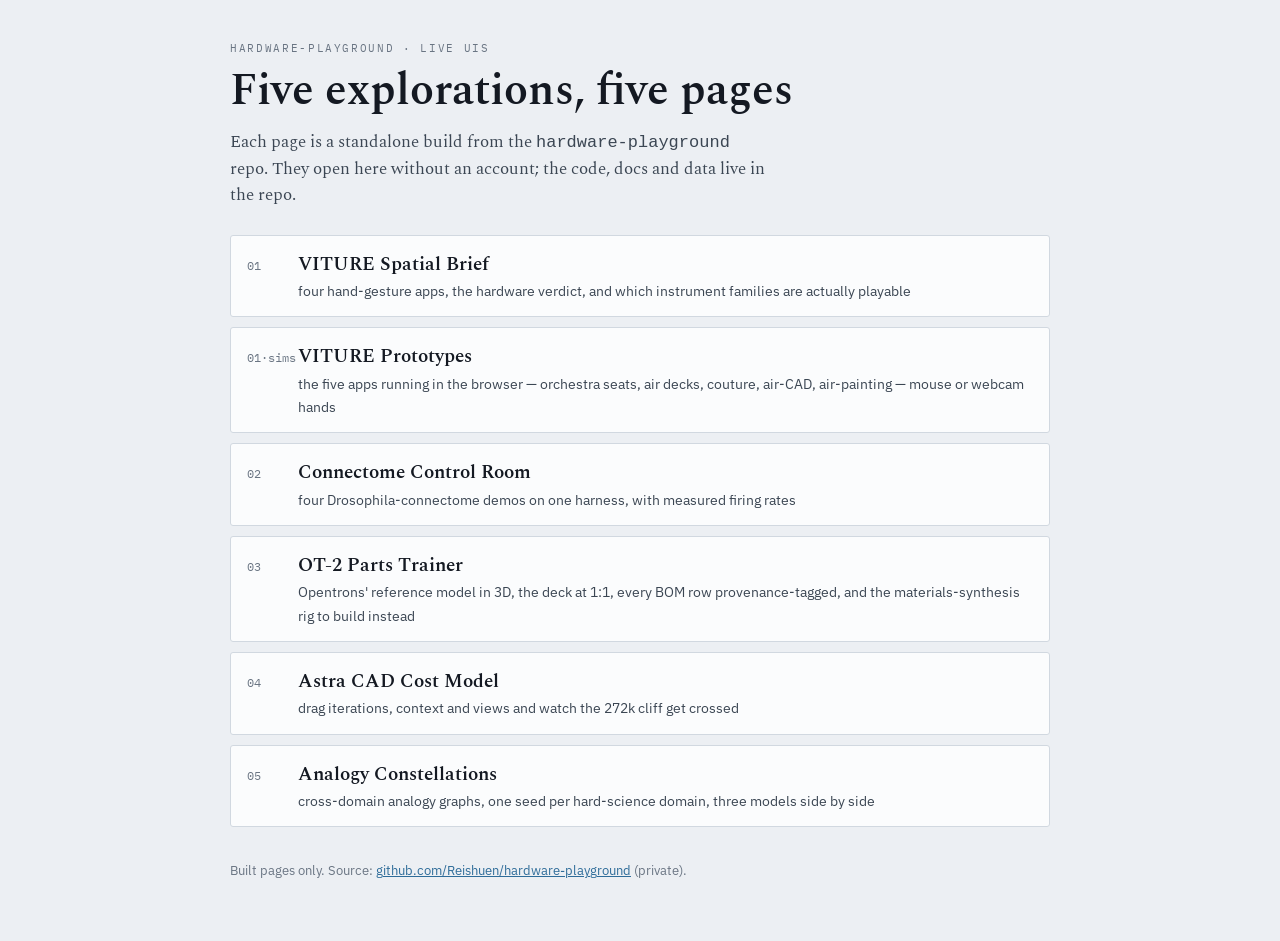
<file: index.html>
<!doctype html><html lang="en"><head><meta charset="utf-8"><meta name="viewport" content="width=device-width,initial-scale=1">
<title>hardware-playground</title>
<link rel="stylesheet" href="https://fonts.googleapis.com/css2?family=Spectral:wght@400;600&family=IBM+Plex+Sans:wght@400;500;600&family=IBM+Plex+Mono:wght@400;500&display=swap">
<style>
:root{--ground:#eceff3;--surface:#fbfcfd;--ink:#141922;--ink-soft:#3b4653;--ink-mute:#6a7583;--rule:#d1d8e0;--accent:#2e6c99;
 --serif:"Spectral",Georgia,serif;--sans:"IBM Plex Sans","Helvetica Neue",Arial,sans-serif;--mono:"IBM Plex Mono",ui-monospace,Menlo,monospace}
@media (prefers-color-scheme:dark){:root{--ground:#0d1117;--surface:#161b23;--ink:#e8ecf1;--ink-soft:#b0bac6;--ink-mute:#7b8896;--rule:#2a323d;--accent:#68a8d6}}
*{box-sizing:border-box}body{margin:0;background:var(--ground);color:var(--ink);font-family:var(--sans);font-size:15px;line-height:1.55}
.wrap{max-width:860px;margin:0 auto;padding-inline:20px;padding-block:40px 60px}
.eyebrow{font-family:var(--mono);font-size:11px;letter-spacing:.15em;text-transform:uppercase;color:var(--ink-mute)}
h1{font-family:var(--serif);font-weight:600;font-size:clamp(28px,4.6vw,44px);margin:.25em 0 0;line-height:1.06}
p.lede{font-family:var(--serif);color:var(--ink-soft);max-width:60ch;margin:14px 0 26px;font-size:17px}
ol{list-style:none;padding:0;margin:0;display:grid;gap:10px}
a.card{display:grid;grid-template-columns:2.6em 1fr;gap:12px;align-items:baseline;background:var(--surface);border:1px solid var(--rule);border-radius:3px;padding:14px 16px;color:inherit;text-decoration:none}
a.card:hover{border-color:var(--accent)} a.card:focus-visible{outline:2px solid var(--accent);outline-offset:2px}
a.card .n{font-family:var(--mono);font-size:12px;color:var(--ink-mute)}
a.card b{font-family:var(--serif);font-size:19px;font-weight:600;display:block}
a.card span{color:var(--ink-soft);font-size:13.5px}
footer{margin-top:34px;font-size:12.5px;color:var(--ink-mute)} footer a{color:var(--accent)}
</style></head><body><div class="wrap">
<div class="eyebrow">hardware-playground · live UIs</div>
<h1>Five explorations, five pages</h1>
<p class="lede">Each page is a standalone build from the <code>hardware-playground</code> repo. They open here without an account; the code, docs and data live in the repo.</p>
<ol>
<li><a class="card" href="01-viture-spatial/"><span class="n">01</span><div><b>VITURE Spatial Brief</b><span>four hand-gesture apps, the hardware verdict, and which instrument families are actually playable</span></div></a></li>
<li><a class="card" href="prototypes/"><span class="n">01·sims</span><div><b>VITURE Prototypes</b><span>the five apps running in the browser — orchestra seats, air decks, couture, air-CAD, air-painting — mouse or webcam hands</span></div></a></li>
<li><a class="card" href="02-flywire-connectome/"><span class="n">02</span><div><b>Connectome Control Room</b><span>four Drosophila-connectome demos on one harness, with measured firing rates</span></div></a></li>
<li><a class="card" href="03-opentrons-replication/"><span class="n">03</span><div><b>OT-2 Parts Trainer</b><span>Opentrons' reference model in 3D, the deck at 1:1, every BOM row provenance-tagged, and the materials-synthesis rig to build instead</span></div></a></li>
<li><a class="card" href="04-astra-cad/"><span class="n">04</span><div><b>Astra CAD Cost Model</b><span>drag iterations, context and views and watch the 272k cliff get crossed</span></div></a></li>
<li><a class="card" href="05-analogy-graph/"><span class="n">05</span><div><b>Analogy Constellations</b><span>cross-domain analogy graphs, one seed per hard-science domain, three models side by side</span></div></a></li>
</ol>
<footer>Built pages only. Source: <a href="https://github.com/Reishuen/hardware-playground">github.com/Reishuen/hardware-playground</a> (private).</footer>
</div></body></html>
</file>
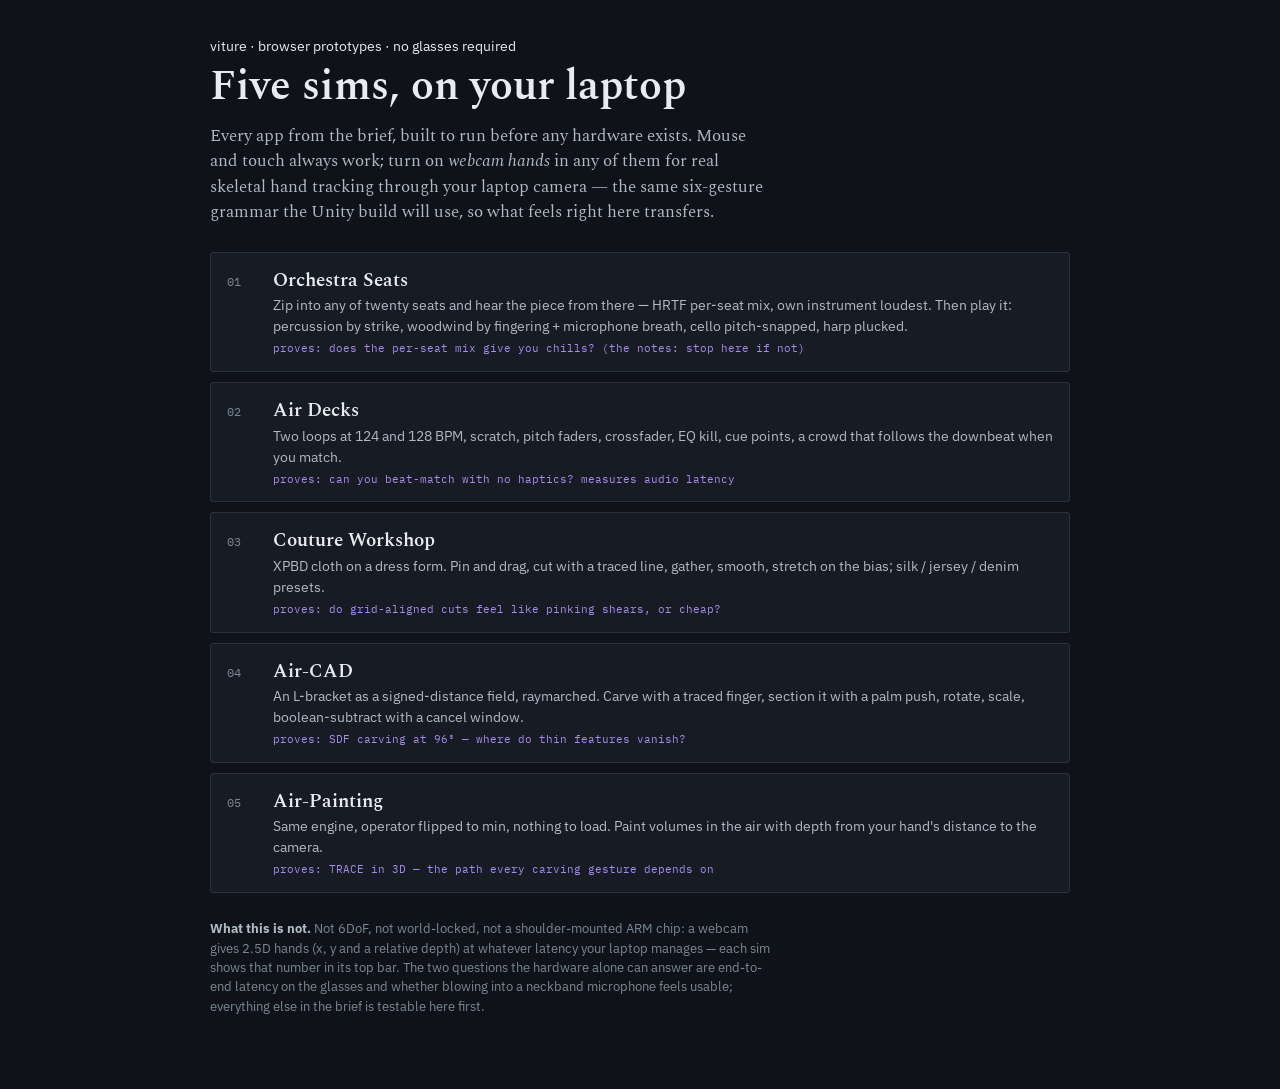
<file: prototypes/index.html>
<!doctype html><html lang="en"><head><meta charset="utf-8"><meta name="viewport" content="width=device-width,initial-scale=1">
<title>VITURE Prototypes</title>
<link rel="stylesheet" href="https://fonts.googleapis.com/css2?family=Spectral:wght@400;600&family=IBM+Plex+Sans:wght@400;500;600&family=IBM+Plex+Mono:wght@400;500&display=swap">
<link rel="stylesheet" href="shared/proto.css">
<style>
body{overflow:auto}.wrap{max-width:900px;margin:0 auto;padding-inline:20px;padding-block:36px 60px}
h1{font-family:var(--serif);font-weight:600;font-size:clamp(28px,4.5vw,42px);margin:.2em 0 0;line-height:1.06}
p.lede{font-family:var(--serif);font-size:17px;color:var(--ink-soft);max-width:62ch;margin:14px 0 26px}
ol{list-style:none;padding:0;margin:0;display:grid;gap:10px}
a.card{display:grid;grid-template-columns:2.4em 1fr;gap:12px;align-items:baseline;background:var(--surface);border:1px solid var(--rule);border-radius:3px;padding:14px 16px;color:inherit;text-decoration:none}
a.card:hover{border-color:var(--accent)} a.card .n{font-family:var(--mono);font-size:12px;color:var(--ink-mute)}
a.card b{font-family:var(--serif);font-size:19px;font-weight:600;display:block} a.card span{color:var(--ink-soft);font-size:13.5px}
a.card .q{display:block;margin-top:4px;font-family:var(--mono);font-size:10.5px;color:var(--accent)}
.note{margin-top:26px;font-size:12.5px;color:var(--ink-mute);max-width:70ch;line-height:1.55}
.note b{color:var(--ink-soft)}
</style></head><body><div class="wrap">
<div class="eyebrow">viture · browser prototypes · no glasses required</div>
<h1>Five sims, on your laptop</h1>
<p class="lede">Every app from the brief, built to run before any hardware exists. Mouse and touch always work; turn on <em>webcam hands</em> in any of them for real skeletal hand tracking through your laptop camera — the same six-gesture grammar the Unity build will use, so what feels right here transfers.</p>
<ol>
<li><a class="card" href="orchestra/"><span class="n">01</span><div><b>Orchestra Seats</b><span>Zip into any of twenty seats and hear the piece from there — HRTF per-seat mix, own instrument loudest. Then play it: percussion by strike, woodwind by fingering + microphone breath, cello pitch-snapped, harp plucked.</span><span class="q">proves: does the per-seat mix give you chills? (the notes: stop here if not)</span></div></a></li>
<li><a class="card" href="dj-deck/"><span class="n">02</span><div><b>Air Decks</b><span>Two loops at 124 and 128 BPM, scratch, pitch faders, crossfader, EQ kill, cue points, a crowd that follows the downbeat when you match.</span><span class="q">proves: can you beat-match with no haptics? measures audio latency</span></div></a></li>
<li><a class="card" href="couture/"><span class="n">03</span><div><b>Couture Workshop</b><span>XPBD cloth on a dress form. Pin and drag, cut with a traced line, gather, smooth, stretch on the bias; silk / jersey / denim presets.</span><span class="q">proves: do grid-aligned cuts feel like pinking shears, or cheap?</span></div></a></li>
<li><a class="card" href="air-cad/"><span class="n">04</span><div><b>Air-CAD</b><span>An L-bracket as a signed-distance field, raymarched. Carve with a traced finger, section it with a palm push, rotate, scale, boolean-subtract with a cancel window.</span><span class="q">proves: SDF carving at 96³ — where do thin features vanish?</span></div></a></li>
<li><a class="card" href="air-paint/"><span class="n">05</span><div><b>Air-Painting</b><span>Same engine, operator flipped to min, nothing to load. Paint volumes in the air with depth from your hand's distance to the camera.</span><span class="q">proves: TRACE in 3D — the path every carving gesture depends on</span></div></a></li>
</ol>
<p class="note"><b>What this is not.</b> Not 6DoF, not world-locked, not a shoulder-mounted ARM chip: a webcam gives 2.5D hands (x, y and a relative depth) at whatever latency your laptop manages — each sim shows that number in its top bar. The two questions the hardware alone can answer are end-to-end latency on the glasses and whether blowing into a neckband microphone feels usable; everything else in the brief is testable here first.</p>
</div></body></html>
</file>
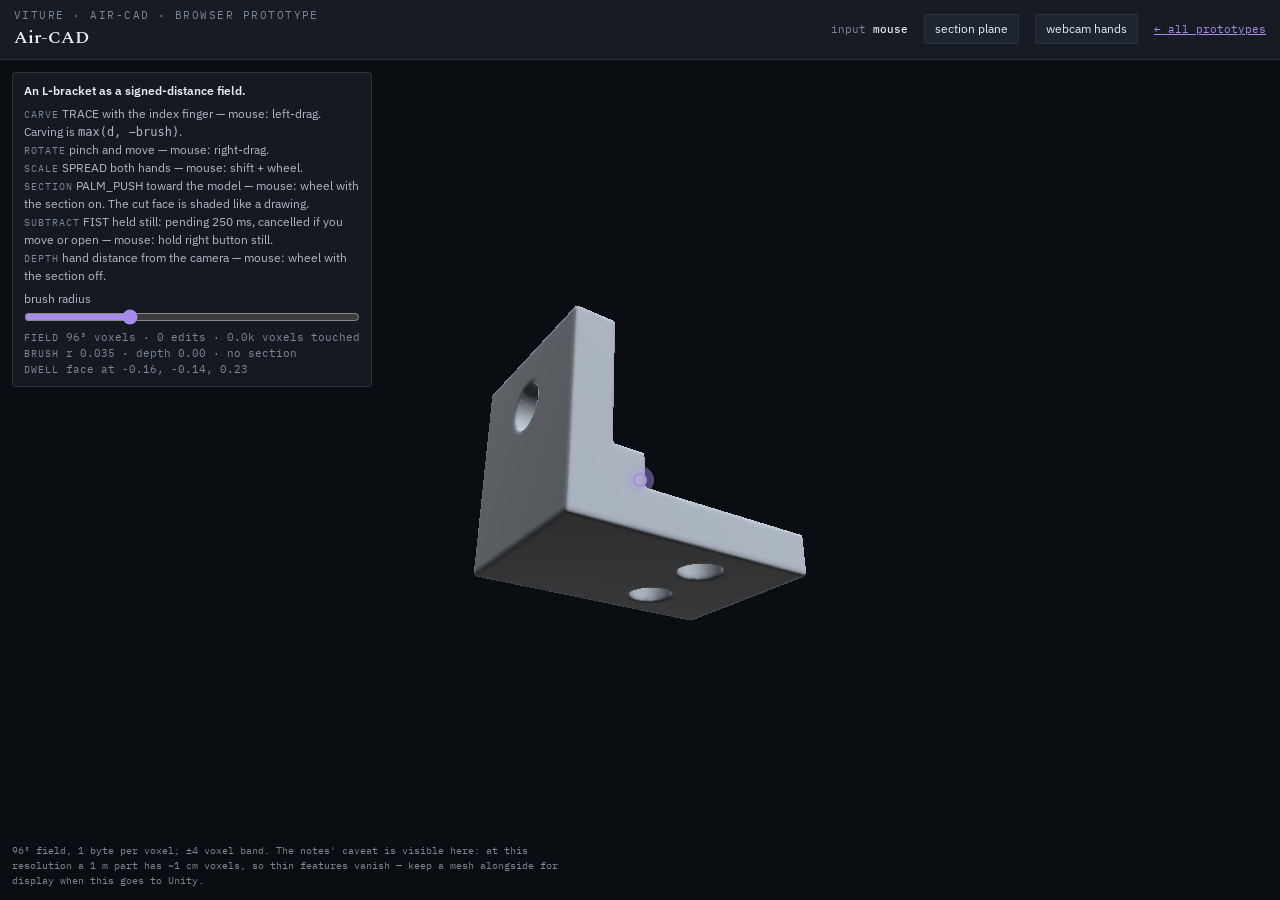
<file: prototypes/air-cad/index.html>
<!doctype html><html lang="en"><head><meta charset="utf-8"><meta name="viewport" content="width=device-width,initial-scale=1">
<title>Air-CAD</title>
<link rel="stylesheet" href="https://fonts.googleapis.com/css2?family=Spectral:wght@400;600&family=IBM+Plex+Sans:wght@400;500;600&family=IBM+Plex+Mono:wght@400;500&display=swap">
<link rel="stylesheet" href="../shared/proto.css"></head><body>
<div class="app">
  <div class="bar">
    <div><div class="eyebrow">viture · air-cad · browser prototype</div><h1>Air-CAD</h1></div>
    <div class="sp"></div>
    <span class="stat" id="latstat">input <b>mouse</b></span>
    <button id="slicebtn" aria-pressed="false">section plane</button>
    <button id="cambtn" aria-pressed="false">webcam hands</button>
    <a href="../">← all prototypes</a>
  </div>
  <div class="stage">
    <canvas id="c"></canvas>
    <div class="hud"><div class="card">
      <b>An L-bracket as a signed-distance field.</b>
      <div><span class="k">carve</span> TRACE with the index finger — mouse: left-drag. Carving is <code>max(d, −brush)</code>.<br>
      <span class="k">rotate</span> pinch and move — mouse: right-drag.<br>
      <span class="k">scale</span> SPREAD both hands — mouse: shift + wheel.<br>
      <span class="k">section</span> PALM_PUSH toward the model — mouse: wheel with the section on. The cut face is shaded like a drawing.<br>
      <span class="k">subtract</span> FIST held still: pending 250 ms, cancelled if you move or open — mouse: hold right button still.<br>
      <span class="k">depth</span> hand distance from the camera — mouse: wheel with the section off.</div>
      <label>brush radius <input type="range" id="brushr" min="0.012" max="0.09" step="0.002"></label>
      <div id="hudstat" style="font-family:var(--mono);font-size:10.5px;color:var(--ink-mute)"></div>
    </div></div>
    <div class="cursor" id="cur"></div><div class="cursor left" id="curL" hidden></div>
    <div class="cam" id="cam" hidden><span class="cl">camera</span></div>
    <div class="foot">96³ field, 1 byte per voxel; ±4 voxel band. The notes' caveat is visible here: at this resolution a 1 m part has ~1 cm voxels, so thin features vanish — keep a mesh alongside for display when this goes to Unity.</div>
  </div>
</div>
<script src="../shared/hands.js"></script><script src="../shared/sdf.js"></script><script src="../shared/sdf-app.js"></script>
<script>
window.view = runSDFApp({op:"carve", brushR:0.035, colors:{col:"#b0bac6", cut:"#d3a03a", paint:"#a78bec"},
  init:(x,y,z) => { const p=[x,y,z];
    const base = sdfBox(p, [0,-0.2,0], [0.32,0.05,0.22]);          // foot
    const wall = sdfBox(p, [-0.27,0.0,0], [0.05,0.25,0.22]);        // upright
    const fillet = sdfBox(p, [-0.2,-0.13,0], [0.06,0.06,0.22]);
    let d = Math.min(base, wall, fillet);
    d = Math.max(d, -sdfCylY(p, [0.1,-0.2,0.1], 0.055, 0.2));       // two holes through the foot
    d = Math.max(d, -sdfCylY(p, [0.1,-0.2,-0.1], 0.055, 0.2));
    d = Math.max(d, -sdfCylX(p, [-0.27,0.1,0], 0.06, 0.2));         // one through the upright
    return d; }});
</script></body></html>
</file>
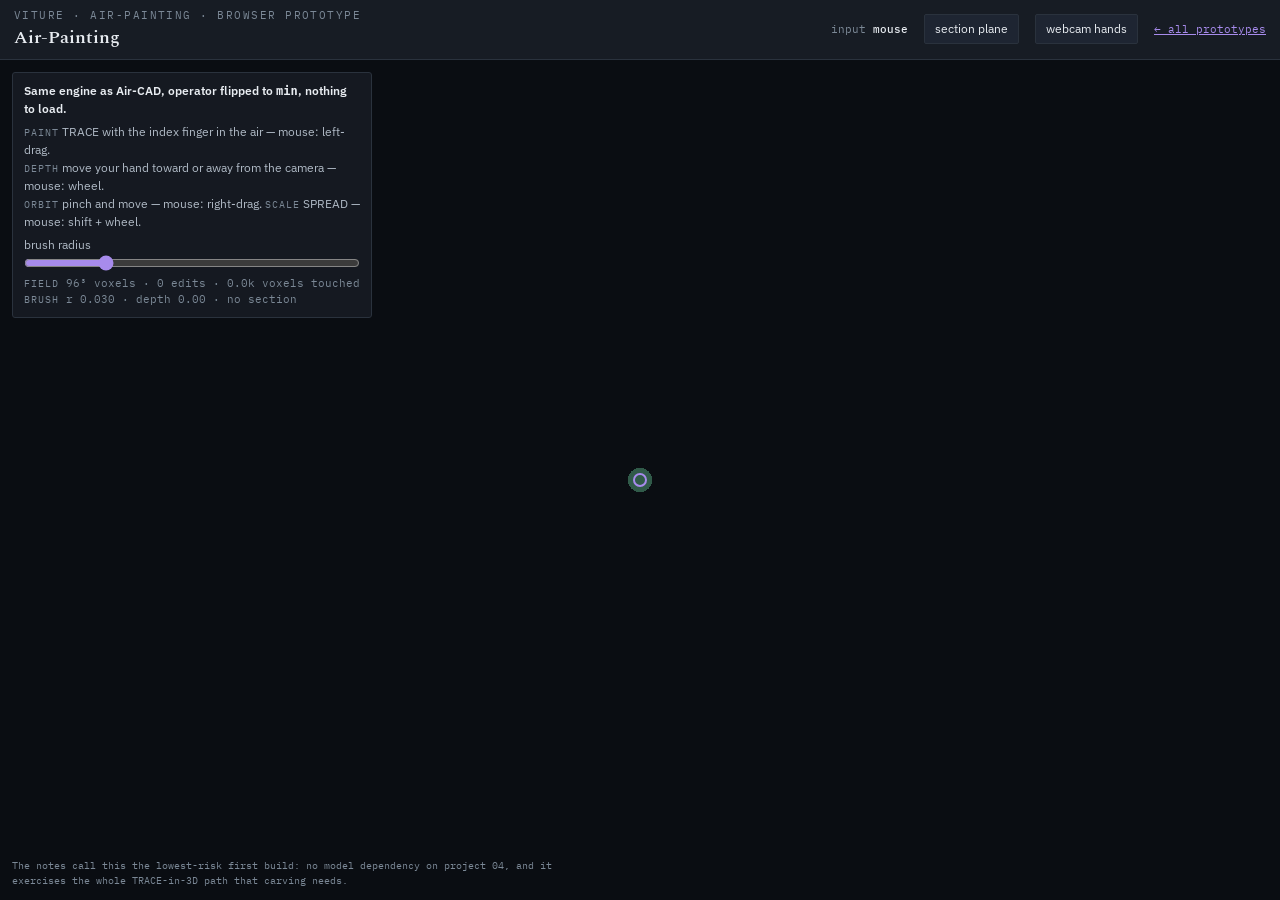
<file: prototypes/air-paint/index.html>
<!doctype html><html lang="en"><head><meta charset="utf-8"><meta name="viewport" content="width=device-width,initial-scale=1">
<title>Air-Painting</title>
<link rel="stylesheet" href="https://fonts.googleapis.com/css2?family=Spectral:wght@400;600&family=IBM+Plex+Sans:wght@400;500;600&family=IBM+Plex+Mono:wght@400;500&display=swap">
<link rel="stylesheet" href="../shared/proto.css"></head><body>
<div class="app">
  <div class="bar">
    <div><div class="eyebrow">viture · air-painting · browser prototype</div><h1>Air-Painting</h1></div>
    <div class="sp"></div>
    <span class="stat" id="latstat">input <b>mouse</b></span>
    <button id="slicebtn" aria-pressed="false">section plane</button>
    <button id="cambtn" aria-pressed="false">webcam hands</button>
    <a href="../">← all prototypes</a>
  </div>
  <div class="stage">
    <canvas id="c"></canvas>
    <div class="hud"><div class="card">
      <b>Same engine as Air-CAD, operator flipped to <code>min</code>, nothing to load.</b>
      <div><span class="k">paint</span> TRACE with the index finger in the air — mouse: left-drag.<br>
      <span class="k">depth</span> move your hand toward or away from the camera — mouse: wheel.<br>
      <span class="k">orbit</span> pinch and move — mouse: right-drag. <span class="k">scale</span> SPREAD — mouse: shift + wheel.</div>
      <label>brush radius <input type="range" id="brushr" min="0.012" max="0.09" step="0.002"></label>
      <div id="hudstat" style="font-family:var(--mono);font-size:10.5px;color:var(--ink-mute)"></div>
    </div></div>
    <div class="cursor" id="cur"></div><div class="cursor left" id="curL" hidden></div>
    <div class="cam" id="cam" hidden><span class="cl">camera</span></div>
    <div class="foot">The notes call this the lowest-risk first build: no model dependency on project 04, and it exercises the whole TRACE-in-3D path that carving needs.</div>
  </div>
</div>
<script src="../shared/hands.js"></script><script src="../shared/sdf.js"></script><script src="../shared/sdf-app.js"></script>
<script>window.view = runSDFApp({op:"add", brushR:0.03, colors:{col:"#a78bec", cut:"#d3a03a", paint:"#5fb98d"}, init:() => 4/96});</script>
</body></html>
</file>
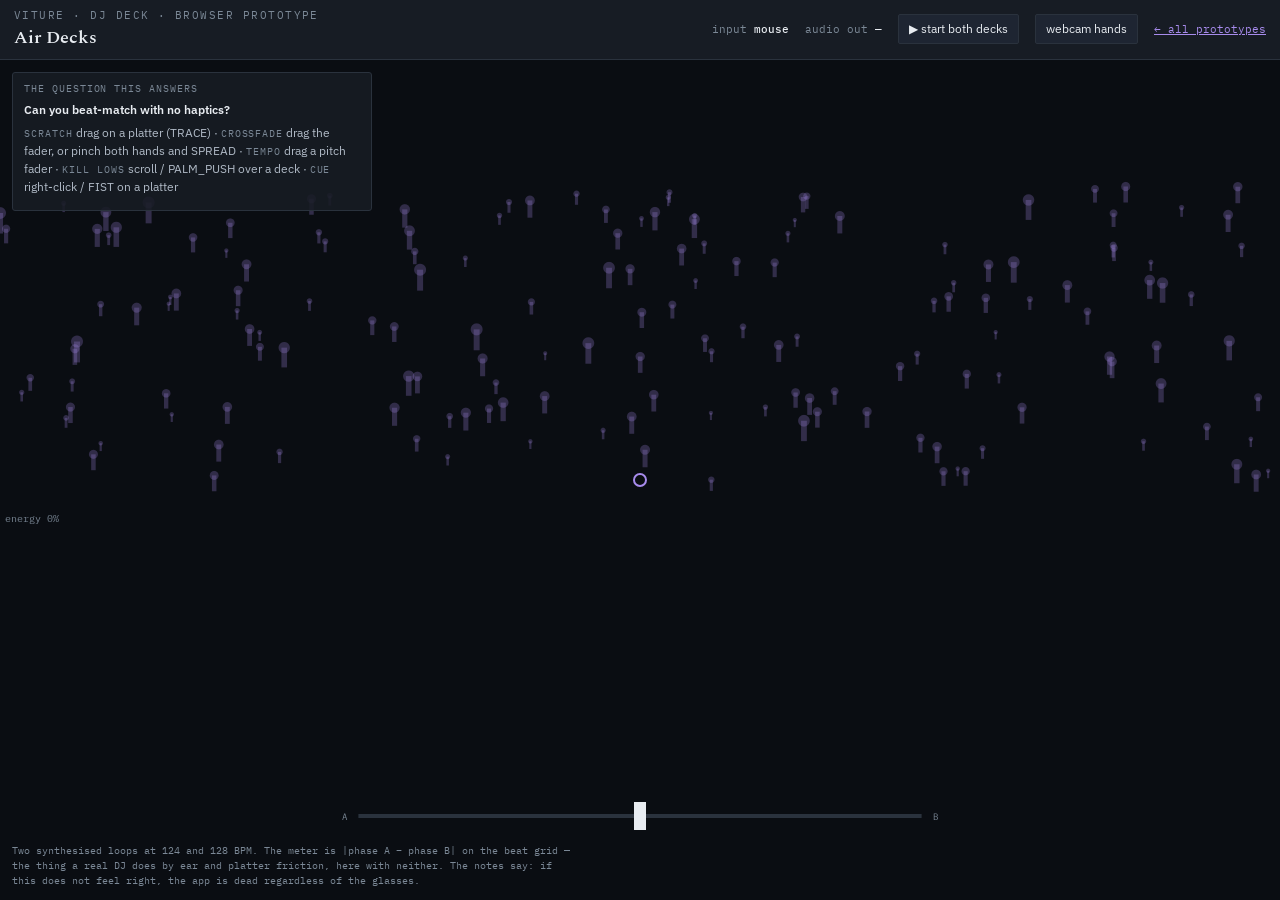
<file: prototypes/dj-deck/index.html>
<!doctype html><html lang="en"><head><meta charset="utf-8"><meta name="viewport" content="width=device-width,initial-scale=1">
<title>Air Decks</title>
<link rel="stylesheet" href="https://fonts.googleapis.com/css2?family=Spectral:wght@400;600&family=IBM+Plex+Sans:wght@400;500;600&family=IBM+Plex+Mono:wght@400;500&display=swap">
<link rel="stylesheet" href="../shared/proto.css">
<style>.stage{background:var(--sunken)}</style></head><body>
<div class="app">
  <div class="bar">
    <div><div class="eyebrow">viture · dj deck · browser prototype</div><h1>Air Decks</h1></div>
    <div class="sp"></div>
    <span class="stat" id="latstat">input <b>mouse</b></span>
    <span class="stat" id="audiolat">audio out <b>—</b></span>
    <button id="playbtn">▶ start both decks</button>
    <button id="cambtn" aria-pressed="false">webcam hands</button>
    <a href="../">← all prototypes</a>
  </div>
  <div class="stage">
    <canvas id="c"></canvas>
    <div class="hud"><div class="card">
      <div class="k">the question this answers</div><b>Can you beat-match with no haptics?</b>
      <div><span class="k">scratch</span> drag on a platter (TRACE) · <span class="k">crossfade</span> drag the fader, or pinch both hands and SPREAD · <span class="k">tempo</span> drag a pitch fader · <span class="k">kill lows</span> scroll / PALM_PUSH over a deck · <span class="k">cue</span> right-click / FIST on a platter</div>
      <div id="verdict"></div>
    </div></div>
    <div class="cursor" id="cur"></div><div class="cursor left" id="curL" hidden></div>
    <div class="cam" id="cam" hidden><span class="cl">camera</span></div>
    <div class="foot">Two synthesised loops at 124 and 128 BPM. The meter is |phase A − phase B| on the beat grid — the thing a real DJ does by ear and platter friction, here with neither. The notes say: if this does not feel right, the app is dead regardless of the glasses.</div>
  </div>
</div>
<script src="../shared/hands.js"></script>
<script>
const hands = createHands({mirror:true, bounds:document.getElementById("c")});
let AC=null, master, decks=[];
function ensureAudio(){ if (AC) return; AC=new (window.AudioContext||window.webkitAudioContext)(); master=AC.createGain(); master.gain.value=.8; master.connect(AC.destination);
  decks=[makeDeck(124,0.0,"A"), makeDeck(128,0.35,"B")]; }
/* ---- loop synthesis: 4 bars of kick / snare / hat / bass at a BPM, rendered offline ---- */
function renderLoop(bpm, flavour){
  const sr=AC.sampleRate, beat=60/bpm, len=Math.floor(sr*beat*16), b=AC.createBuffer(2,len,sr);
  for (let ch=0;ch<2;ch++){ const d=b.getChannelData(ch);
    for (let step=0;step<64;step++){ const t0=Math.floor(step*beat/4*sr);
      const kick = step%4===0, snare = step%8===4, hat = step%2===1 || (flavour>0.2 && step%4===2), bass = step%4===0 || step%8===6;
      if (kick) for(let i=0;i<sr*0.25;i++){ const k=t0+i; if(k>=len) break; const f=140*Math.exp(-i/(sr*0.04))+45; d[k]+=Math.sin(2*Math.PI*f*i/sr)*Math.exp(-i/(sr*0.11))*0.9; }
      if (snare) for(let i=0;i<sr*0.18;i++){ const k=t0+i; if(k>=len) break; d[k]+=(Math.random()*2-1)*Math.exp(-i/(sr*0.05))*0.45 + Math.sin(2*Math.PI*190*i/sr)*Math.exp(-i/(sr*0.03))*0.3; }
      if (hat) for(let i=0;i<sr*0.05;i++){ const k=t0+i; if(k>=len) break; d[k]+=(Math.random()*2-1)*Math.exp(-i/(sr*0.012))*0.22; }
      if (bass){ const note = [0,0,3,5][Math.floor(step/16)] + (flavour>0.2?-2:0); const f=55*Math.pow(2,note/12); for(let i=0;i<sr*beat*0.9;i++){ const k=t0+i; if(k>=len) break; d[k]+=(Math.sign(Math.sin(2*Math.PI*f*i/sr))*0.5+Math.sin(2*Math.PI*f*i/sr)*0.5)*Math.exp(-i/(sr*beat*0.6))*0.28; } }
    }
    for (let i=0;i<len;i++) d[i]=Math.tanh(d[i]);
  }
  return b;
}
function reverseBuffer(b){ const r=AC.createBuffer(b.numberOfChannels,b.length,b.sampleRate); for(let c=0;c<b.numberOfChannels;c++){ const s=b.getChannelData(c), d=r.getChannelData(c); for(let i=0;i<b.length;i++) d[i]=s[b.length-1-i]; } return r; }
function makeDeck(bpm, flavour, name){
  const buf=renderLoop(bpm,flavour), rev=reverseBuffer(buf);
  const low=AC.createBiquadFilter(); low.type="lowshelf"; low.frequency.value=200; const mid=AC.createBiquadFilter(); mid.type="peaking"; mid.frequency.value=1200; mid.Q.value=.8; const high=AC.createBiquadFilter(); high.type="highshelf"; high.frequency.value=6000;
  const gain=AC.createGain(); gain.gain.value=0; low.connect(mid); mid.connect(high); high.connect(gain); gain.connect(master);
  return {name,bpm,buf,rev,low,mid,high,gain,src:null,dir:1,pos:0,rate:1,pitch:0,playing:false,lowKill:0,cue:0,startT:0,startPos:0,scratching:false,lastAng:null,angVel:0};
}
function startSrc(d, pos, dir, rate){
  if (d.src){ try{ d.src.stop(); }catch(e){} d.src.disconnect(); }
  const s=AC.createBufferSource(); s.buffer = dir>0 ? d.buf : d.rev; s.loop=true; s.playbackRate.value=rate;
  const off = dir>0 ? pos : d.buf.duration-pos; s.connect(d.low); s.start(0, ((off%d.buf.duration)+d.buf.duration)%d.buf.duration);
  d.src=s; d.dir=dir; d.rate=rate; d.startT=AC.currentTime; d.startPos=pos; d.playing=true;
}
function deckPos(d){ if(!d.playing) return d.pos; const p = d.startPos + d.dir*d.rate*(AC.currentTime-d.startT); return ((p%d.buf.duration)+d.buf.duration)%d.buf.duration; }
function setRate(d, rate){ if(!d.playing) return; const dir = rate<0?-1:1; const r=Math.max(0.02,Math.abs(rate)); if (dir!==d.dir){ startSrc(d, deckPos(d), dir, r); } else { d.startPos=deckPos(d); d.startT=AC.currentTime; d.rate=r; d.src.playbackRate.setTargetAtTime(r, AC.currentTime, 0.01); } }
let xfade=0.5, running=false;
document.getElementById("playbtn").addEventListener("click", () => { ensureAudio(); if (AC.state==="suspended") AC.resume(); if(!running){ decks.forEach(d=>startSrc(d,0,1,1)); running=true; document.getElementById("playbtn").textContent="■ stop"; } else { decks.forEach(d=>{ d.src&&d.src.stop(); d.playing=false; }); running=false; document.getElementById("playbtn").textContent="▶ start both decks"; } });
document.getElementById("cambtn").addEventListener("click", async () => { const ok=await hands.startCamera(); document.getElementById("cambtn").setAttribute("aria-pressed",String(ok)); if(ok){ const c=document.getElementById("cam"); c.hidden=false; c.appendChild(hands.video); hands.video.style.cssText="width:100%;height:100%;object-fit:cover;transform:scaleX(-1);opacity:.85"; } });

/* ---- layout + interaction ---------------------------------------------------------- */
const cv=document.getElementById("c"), g=cv.getContext("2d");
let crowd=[]; for(let i=0;i<160;i++) crowd.push({x:Math.random(),y:0.15+Math.random()*0.35,ph:Math.random()*7,sz:0.5+Math.random()});
let energy=0, grabbed=null;
function geom(W,H){ const r=Math.min(W*0.16,H*0.3); return {r, A:[W*0.25,H*0.66], B:[W*0.75,H*0.66], xf:[W*0.5, H*0.9, W*0.22], pA:[W*0.25+r+28, H*0.66-r, H*0.66+r], pB:[W*0.75-r-28, H*0.66-r, H*0.66+r]}; }
function frame(now){
  const W=cv.clientWidth|0, H=cv.clientHeight|0; if(cv.width!==W*2){ cv.width=W*2; cv.height=H*2; } g.setTransform(2,0,0,2,0,0);
  g.fillStyle="#0a0d12"; g.fillRect(0,0,W,H);
  const st=hands.state, R=st.right, L=st.left, G=geom(W,H);
  const cur=document.getElementById("cur"); cur.style.left=(R.indexTip[0]*W)+"px"; cur.style.top=(R.indexTip[1]*H)+"px"; cur.classList.toggle("pinch",R.pinch>0.7); cur.hidden=!R.present;
  const cL=document.getElementById("curL"); cL.hidden=!L.present; if(L.present){ cL.style.left=(L.indexTip[0]*W)+"px"; cL.style.top=(L.indexTip[1]*H)+"px"; cL.classList.toggle("pinch",L.pinch>0.7); }
  document.getElementById("latstat").innerHTML = st.source==="camera" ? `input <b>webcam · ${(st.latencyMs||0).toFixed(0)} ms</b>` : `input <b>mouse</b>`;
  if (AC){ const ol=((AC.baseLatency||0)+(AC.outputLatency||0))*1000; const tot = ol + (st.latencyMs||0); document.getElementById("audiolat").innerHTML=`audio out <b>${ol.toFixed(0)} ms</b> · end-to-end <b>${tot.toFixed(0)} ms</b>`; document.getElementById("audiolat").className="stat "+(tot<50?"ok":"crit"); }
  // --- crowd ---
  const beatA = decks[0] ? (deckPos(decks[0])/(60/decks[0].bpm))%1 : 0;
  const bob = running ? Math.pow(1-beatA,3) : 0;
  for (const c of crowd){ const x=c.x*W, y=c.y*H - bob*energy*14*c.sz; g.fillStyle=`rgba(167,139,236,${0.25+0.5*energy})`; g.beginPath(); g.arc(x,y,4*c.sz,0,7); g.fill(); g.fillRect(x-2*c.sz,y,4*c.sz,14*c.sz); }
  g.fillStyle="#7b8896"; g.font="10px IBM Plex Mono"; g.fillText(`crowd energy ${(energy*100).toFixed(0)}%`, 14, H*0.55);
  // --- decks ---
  const hs=[R,L].filter(h=>h.present);
  for (const [i,d] of decks.entries()){
    const [cx,cy]=i?G.B:G.A, r=G.r; const pos = running?deckPos(d):0; const ang = pos/d.buf.duration*Math.PI*2*8;
    g.fillStyle="#171c24"; g.strokeStyle="#2a323d"; g.lineWidth=2; g.beginPath(); g.arc(cx,cy,r,0,7); g.fill(); g.stroke();
    g.strokeStyle="#a78bec"; g.lineWidth=3; g.beginPath(); g.moveTo(cx,cy); g.lineTo(cx+Math.cos(ang)*r*0.9, cy+Math.sin(ang)*r*0.9); g.stroke();
    g.fillStyle="#e8ecf1"; g.font="600 13px IBM Plex Sans"; g.textAlign="center"; g.fillText(`deck ${d.name}`, cx, cy-r-26); g.font="11px IBM Plex Mono"; g.fillStyle="#7b8896"; g.fillText(`${(d.bpm*(1+d.pitch)).toFixed(1)} bpm · ${d.lowKill?"LOWS KILLED":"eq flat"}`, cx, cy-r-10);
    // scratch: any hand tracing over the platter
    let scratched=false;
    for (const h of hs){ const hx=h.indexTip[0]*W, hy=h.indexTip[1]*H; const inside=Math.hypot(hx-cx,hy-cy)<r*1.05;
      const engaged = st.source==="camera" ? (inside && h.trace) : (inside && h.pinch>0.7);
      if (engaged && running){ const a=Math.atan2(hy-cy,hx-cx); if (h._lastAng!=null){ let da=a-h._lastAng; da=Math.atan2(Math.sin(da),Math.cos(da)); const dt=Math.max(1e-3,(now-h._lastT)/1000); const nominal = Math.PI*2*8/d.buf.duration; d.angVel = d.angVel*0.5 + (da/dt)*0.5; setRate(d, Math.max(-3,Math.min(3,d.angVel/nominal))); } h._lastAng=a; h._lastT=now; scratched=true; d.scratching=true; }
      // cue: fist / right click on platter
      if (inside && h.fist && !h._fistWas && running){ d.cue = deckPos(d); } if (inside && !h.fist && h._fistWas && running && Math.abs(deckPos(d)-d.cue)>0.05){ startSrc(d, d.cue, 1, 1+d.pitch); } h._fistWas = h.fist;
      // low kill: palm push over the deck
      if (inside && h.palmPush>0.8){ d.lowKill=1; d.low.gain.setTargetAtTime(-30,AC.currentTime,0.02); } else if (inside && d.lowKill && h.palmPush<0.05 && !h.fist && !engaged){ d.lowKill=0; d.low.gain.setTargetAtTime(0,AC.currentTime,0.05); }
    }
    if (!scratched && d.scratching && running){ d.scratching=false; setRate(d, 1+d.pitch); for(const h of hs) h._lastAng=null; }
    // pitch fader
    const [px,py0,py1]=i?G.pB:G.pA; g.strokeStyle="#2a323d"; g.lineWidth=4; g.beginPath(); g.moveTo(px,py0); g.lineTo(px,py1); g.stroke(); const fy=py0+(py1-py0)*(0.5-d.pitch/0.16); g.fillStyle="#e8ecf1"; g.fillRect(px-12,fy-5,24,10); g.fillStyle="#7b8896"; g.font="9px IBM Plex Mono"; g.fillText(`${(d.pitch*100>=0?"+":"")}${(d.pitch*100).toFixed(1)}%`, px, py1+14);
    for (const h of hs){ const hx=h.indexTip[0]*W, hy=h.indexTip[1]*H; if (h.pinch>0.7 && (grabbed===("p"+i) || (grabbed===null && Math.abs(hx-px)<18 && hy>py0-10 && hy<py1+10))){ grabbed="p"+i; d.pitch=Math.max(-0.08,Math.min(0.08,(0.5-(hy-py0)/(py1-py0))*0.16)); if(running && !d.scratching) setRate(d,1+d.pitch); } }
    // gain from crossfader
    const xg = i? Math.min(1,xfade*2) : Math.min(1,(1-xfade)*2); if (AC) d.gain.gain.setTargetAtTime(xg*0.9, AC.currentTime, 0.02);
  }
  // crossfader
  const [xc,xy,xw]=G.xf; g.strokeStyle="#2a323d"; g.lineWidth=4; g.beginPath(); g.moveTo(xc-xw,xy); g.lineTo(xc+xw,xy); g.stroke(); const kx=xc-xw+xfade*2*xw; g.fillStyle="#e8ecf1"; g.fillRect(kx-6,xy-14,12,28); g.fillStyle="#7b8896"; g.font="9px IBM Plex Mono"; g.textAlign="center"; g.fillText("A", xc-xw-14, xy+4); g.fillText("B", xc+xw+14, xy+4);
  if (st.spreading){ xfade = Math.max(0,Math.min(1, 0.5 + (st.spread-1)*0.8)); }
  for (const h of hs){ const hx=h.indexTip[0]*W, hy=h.indexTip[1]*H; if (h.pinch>0.7 && (grabbed==="xf" || (grabbed===null && Math.abs(hy-xy)<22 && hx>xc-xw-10 && hx<xc+xw+10))){ grabbed="xf"; xfade=Math.max(0,Math.min(1,(hx-(xc-xw))/(2*xw))); } }
  if (!hs.some(h=>h.pinch>0.7)) grabbed=null;
  // beat-match meter
  if (running){ const pa=deckPos(decks[0])/(60/decks[0].bpm/(1+decks[0].pitch)), pb=deckPos(decks[1])/(60/decks[1].bpm/(1+decks[1].pitch)); let dphi=(pa-pb)%1; dphi=Math.min(Math.abs(dphi),1-Math.abs(dphi)); const bpmA=decks[0].bpm*(1+decks[0].pitch), bpmB=decks[1].bpm*(1+decks[1].pitch); const dbpm=Math.abs(bpmA-bpmB);
    const match = Math.max(0, 1-dphi*2) * Math.max(0, 1-dbpm/2); energy = energy*0.95 + (0.25+0.75*match)*0.05*(Math.min(1,xfade*2)*Math.min(1,(1-xfade)*2)*2+0.4);
    g.fillStyle="#7b8896"; g.font="11px IBM Plex Mono"; g.textAlign="center"; g.fillText(`Δbpm ${dbpm.toFixed(2)}   Δphase ${(dphi*360).toFixed(0)}°   match ${(match*100).toFixed(0)}%`, W/2, H*0.36);
    g.fillStyle=match>0.8?"#5fb98d":match>0.4?"#d3a03a":"#e0776a"; g.fillRect(W/2-100, H*0.38, 200*match, 6); g.strokeStyle="#2a323d"; g.strokeRect(W/2-100,H*0.38,200,6);
    document.getElementById("verdict").innerHTML = match>0.8 ? `<b style="color:var(--ok)">matched</b> — the crowd follows the downbeat` : `<span class="k">not matched</span> — nudge the platter, trim the pitch fader`;
  } else energy*=0.98;
  requestAnimationFrame(frame);
}
requestAnimationFrame(frame);
</script></body></html>
</file>
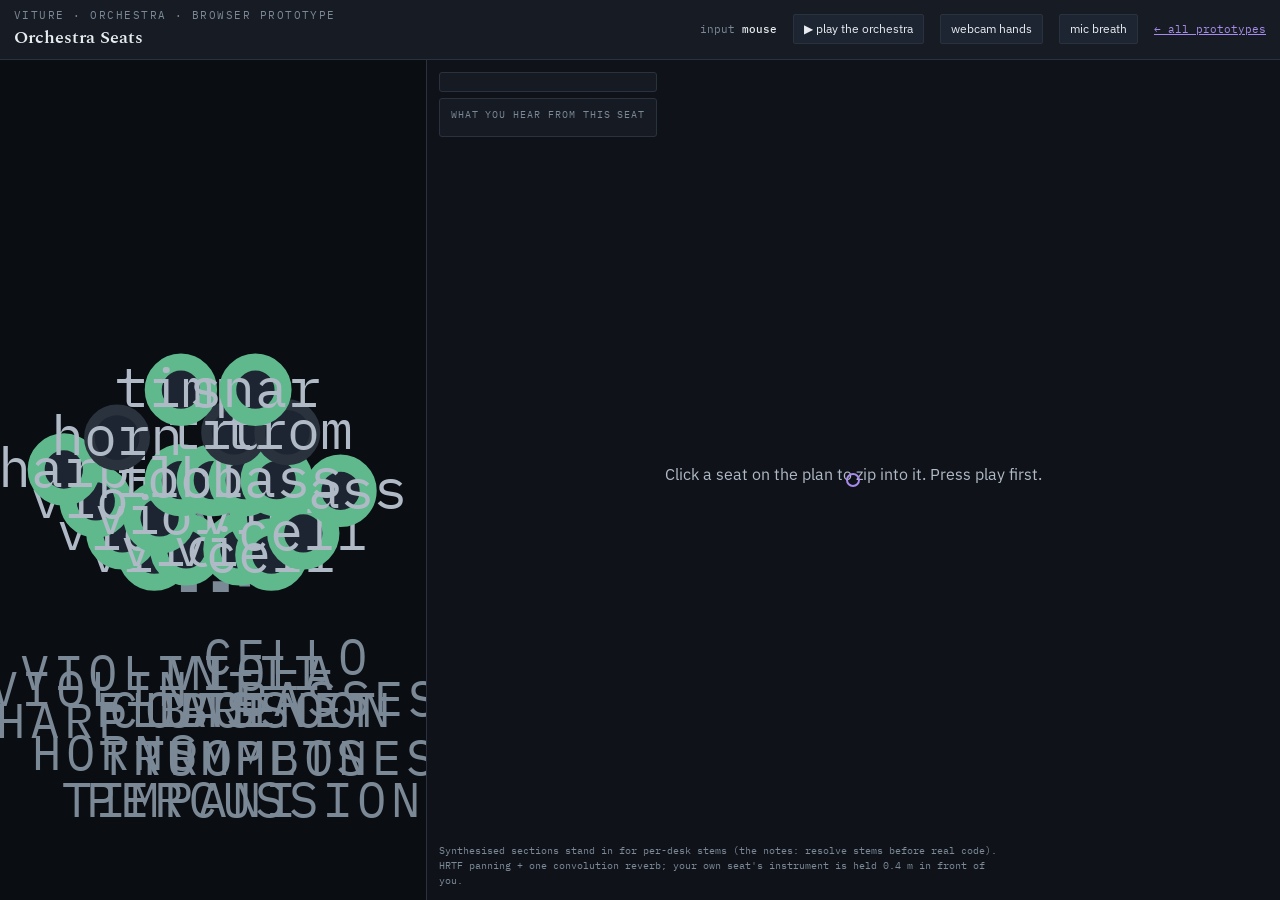
<file: prototypes/orchestra/index.html>
<!doctype html><html lang="en"><head><meta charset="utf-8"><meta name="viewport" content="width=device-width,initial-scale=1">
<title>Orchestra Seats</title>
<link rel="stylesheet" href="https://fonts.googleapis.com/css2?family=Spectral:wght@400;600&family=IBM+Plex+Sans:wght@400;500;600&family=IBM+Plex+Mono:wght@400;500&display=swap">
<link rel="stylesheet" href="../shared/proto.css">
<style>
.stage{display:grid;grid-template-columns:minmax(260px,1fr) minmax(0,2fr)}
@media (max-width:820px){.stage{grid-template-columns:1fr;grid-template-rows:42% 1fr}}
.plan{position:relative;border-right:1px solid var(--rule);background:var(--sunken)}
.plan svg{width:100%;height:100%}
.seat{cursor:pointer}
.seat circle{fill:var(--surface-2);stroke:var(--rule);stroke-width:1}
.seat:hover circle{stroke:var(--ink)}
.seat.here circle{fill:var(--accent);stroke:var(--accent)}
.seat text{font-family:var(--mono);font-size:5.2px;fill:var(--ink-soft);text-anchor:middle;pointer-events:none}
.seat.here text{fill:#000}
.seat.playing circle{stroke:var(--ok);stroke-width:1.6}
.seclabel{font-family:var(--mono);font-size:4.6px;letter-spacing:.1em;text-transform:uppercase;fill:var(--ink-mute);text-anchor:middle}
.podium{fill:none;stroke:var(--ink-mute);stroke-dasharray:1.5 1.5}
.fov{fill:var(--accent);opacity:.12}
.fp{position:relative;background:var(--ground)}
.mix{display:grid;gap:4px}
.mix .m{display:grid;grid-template-columns:78px 1fr 34px;gap:7px;align-items:center;font-size:11px}
.mix .m .n{font-family:var(--mono);font-size:10px;color:var(--ink-soft)}
.mix .m .b{height:7px;background:var(--sunken);border-radius:1px;overflow:hidden}
.mix .m .b i{display:block;height:100%;background:var(--accent)}
.mix .m .v{font-family:var(--mono);font-size:10px;color:var(--ink-mute);text-align:right}
.mix .m.own .b i{background:var(--ok)} .mix .m.own .n{color:var(--ok)}
</style></head><body>
<div class="app">
  <div class="bar">
    <div><div class="eyebrow">viture · orchestra · browser prototype</div><h1 id="title">Orchestra Seats</h1></div>
    <div class="sp"></div>
    <span class="stat" id="seatstat"></span>
    <span class="stat" id="latstat">input <b>mouse</b></span>
    <button id="playbtn">▶ play the orchestra</button>
    <button id="cambtn" aria-pressed="false">webcam hands</button>
    <button id="micbtn" aria-pressed="false">mic breath</button>
    <a href="../">← all prototypes</a>
  </div>
  <div class="stage">
    <div class="plan"><svg id="plan" viewBox="-60 -8 120 96" aria-label="Seating plan; click a seat to teleport"></svg></div>
    <div class="fp">
      <canvas id="view"></canvas>
      <div class="hud"><div class="card" id="mode"></div><div class="card"><div class="k">what you hear from this seat</div><div class="mix" id="mix"></div></div></div>
      <div class="cursor" id="cur"></div><div class="cursor left" id="curL" hidden></div>
      <div class="blink" id="blink"></div>
      <div class="cam" id="cam" hidden><span class="cl">camera</span></div>
      <div class="foot" id="foot"></div>
    </div>
  </div>
</div>
<script src="../shared/hands.js"></script>
<script>
/* ===================================================================================
   Seats. Positions in metres on the stage: x right, y toward the back; podium at 0,0.
   Twenty authored seats — the notes are explicit that seats are a fixed set, because
   each needs its own mix. Families decide which instrument mode the hands get.
   =================================================================================== */
const SEATS = [
  {id:"vln1a",sec:"Violin I",fam:"strings",inst:"violin",x:-5.5,y:2.0,part:"melody",oct:5},
  {id:"vln1b",sec:"Violin I",fam:"strings",inst:"violin",x:-8.5,y:4.0,part:"melody",oct:5},
  {id:"vln1c",sec:"Violin I",fam:"strings",inst:"violin",x:-11,y:7,part:"melody",oct:4},
  {id:"vln2a",sec:"Violin II",fam:"strings",inst:"violin",x:-2.5,y:2.5,part:"fifth",oct:4},
  {id:"vln2b",sec:"Violin II",fam:"strings",inst:"violin",x:-5,y:5.5,part:"fifth",oct:4},
  {id:"vlaa",sec:"Viola",fam:"strings",inst:"viola",x:2.5,y:2.5,part:"third",oct:3},
  {id:"vlab",sec:"Viola",fam:"strings",inst:"viola",x:5,y:5.5,part:"third",oct:3},
  {id:"vca",sec:"Cello",fam:"strings",inst:"cello",x:5.5,y:2.0,part:"root",oct:3},
  {id:"vcb",sec:"Cello",fam:"strings",inst:"cello",x:8.5,y:4.0,part:"root",oct:2},
  {id:"db",sec:"Basses",fam:"strings",inst:"bass",x:12,y:8,part:"root",oct:1},
  {id:"harp",sec:"Harp",fam:"strings",inst:"harp",x:-14,y:10,part:"arp",oct:4},
  {id:"fl",sec:"Flute",fam:"woodwind",inst:"flute",x:-3,y:9,part:"melody",oct:6},
  {id:"ob",sec:"Oboe",fam:"woodwind",inst:"oboe",x:0,y:9,part:"third",oct:5},
  {id:"cl",sec:"Clarinet",fam:"woodwind",inst:"clarinet",x:3,y:9,part:"fifth",oct:4},
  {id:"bn",sec:"Bassoon",fam:"woodwind",inst:"bassoon",x:6,y:9,part:"root",oct:2},
  {id:"hn",sec:"Horns",fam:"brass",inst:"horn",x:-9,y:13,part:"fifth",oct:3},
  {id:"tpt",sec:"Trumpets",fam:"brass",inst:"trumpet",x:2,y:13.5,part:"melody",oct:4},
  {id:"tbn",sec:"Trombones",fam:"brass",inst:"trombone",x:7,y:13.5,part:"root",oct:2},
  {id:"timp",sec:"Timpani",fam:"percussion",inst:"timpani",x:-3,y:17.5,part:"drum",oct:2},
  {id:"perc",sec:"Percussion",fam:"percussion",inst:"snare",x:4,y:17.5,part:"drum",oct:0},
];
const CONDUCTOR = {x:0,y:0};

/* ---- the piece: a looping 8-bar chorale in D, 72 bpm. Parts are scale degrees. ------- */
const BPM=72, BEAT=60/BPM, BAR=4*BEAT;
const KEY=62; // D4 midi
const CHORDS = [[0,4,7],[9,0,4],[5,9,0],[7,11,2], [0,4,7],[9,0,4],[5,9,0],[7,11,2]];  // I vi IV V ×2 (semitones from D)
const MELODY = [[0,2,4,5],[4,2,0,-3],[5,4,2,0],[-1,2,4,7],[7,5,4,2],[0,-3,0,2],[5,4,2,0],[2,-1,0,0]]; // per bar, quarter notes
const midiHz = m => 440*Math.pow(2,(m-69)/12);
const partNote = (seat, bar, beat) => { const ch=CHORDS[bar%8]; const base=KEY+12*(seat.oct-4);
  switch(seat.part){ case "melody": return base + MELODY[bar%8][beat]; case "root": return base+ch[0]; case "third": return base+ch[1]; case "fifth": return base+ch[2];
    case "arp": return base + ch[beat%3] + (beat===3?12:0); default: return null; } };

/* ---- audio ------------------------------------------------------------------------- */
let AC=null, master, dry, wet, conv, listenerSeat=null, sources={}, playing=false, schedTimer=null, nextBar=0, nextBarTime=0;
const TIMBRE = {
  violin:{osc:["sawtooth","sawtooth"],det:6,cut:2600,q:.7,att:.08,rel:.25,g:.16}, viola:{osc:["sawtooth","triangle"],det:5,cut:1800,q:.8,att:.09,rel:.25,g:.17},
  cello:{osc:["sawtooth","sawtooth"],det:4,cut:1200,q:.9,att:.1,rel:.3,g:.2}, bass:{osc:["sawtooth","square"],det:3,cut:500,q:1,att:.12,rel:.35,g:.22},
  harp:{osc:["triangle","sine"],det:2,cut:3000,q:.5,att:.005,rel:1.2,g:.22,pluck:true},
  flute:{osc:["sine","triangle"],det:3,cut:4000,q:.3,att:.06,rel:.2,g:.16}, oboe:{osc:["sawtooth","square"],det:2,cut:2200,q:3,att:.05,rel:.2,g:.13},
  clarinet:{osc:["square","square"],det:2,cut:1600,q:1.2,att:.06,rel:.2,g:.13}, bassoon:{osc:["sawtooth","square"],det:3,cut:900,q:1.6,att:.08,rel:.25,g:.17},
  horn:{osc:["triangle","sawtooth"],det:3,cut:1100,q:1,att:.12,rel:.3,g:.19}, trumpet:{osc:["sawtooth","sawtooth"],det:2,cut:2800,q:1.4,att:.04,rel:.2,g:.14}, trombone:{osc:["sawtooth","triangle"],det:3,cut:1300,q:1,att:.08,rel:.25,g:.18},
};
function ensureAudio(){
  if (AC) return; AC = new (window.AudioContext||window.webkitAudioContext)();
  master = AC.createGain(); master.gain.value = 0.9; master.connect(AC.destination);
  dry = AC.createGain(); dry.connect(master); wet = AC.createGain(); wet.gain.value = 0.32;
  conv = AC.createConvolver(); conv.buffer = makeIR(1.9); wet.connect(conv); conv.connect(master);
  for (const s of SEATS) sources[s.id] = makeSource(s);
  const L = AC.listener; if (L.positionX){ L.positionX.value=0; L.positionY.value=0; L.positionZ.value=0; } 
}
function makeIR(sec){ const n=Math.floor(AC.sampleRate*sec), b=AC.createBuffer(2,n,AC.sampleRate); for(let c=0;c<2;c++){ const d=b.getChannelData(c); for(let i=0;i<n;i++){ d[i]=(Math.random()*2-1)*Math.pow(1-i/n,2.6)*Math.exp(-i/(n*0.35)); } } return b; }
function makeSource(seat){
  const pan = AC.createPanner(); pan.panningModel="HRTF"; pan.distanceModel="inverse"; pan.refDistance=1; pan.rolloffFactor=1.1; pan.maxDistance=60;
  pan.positionX.value = seat.x; pan.positionY.value = 0; pan.positionZ.value = -seat.y;    // stage y (toward back) is −z in audio space
  const g = AC.createGain(); g.gain.value = 1; g.connect(pan); pan.connect(dry); pan.connect(wet);
  return {seat, pan, gain:g, voices:[]};
}
function playNote(src, midi, t, dur, vel=1){
  const T = TIMBRE[src.seat.inst]; if (!T) return;
  const f = AC.createBiquadFilter(); f.type="lowpass"; f.frequency.value=T.cut*(0.7+0.6*vel); f.Q.value=T.q;
  const env = AC.createGain(); env.gain.setValueAtTime(0,t); env.gain.linearRampToValueAtTime(T.g*vel, t+T.att); 
  if (T.pluck) env.gain.exponentialRampToValueAtTime(0.0008, t+T.rel); else { env.gain.setValueAtTime(T.g*vel, t+dur-T.rel*0.5); env.gain.linearRampToValueAtTime(0, t+dur+T.rel); }
  f.connect(env); env.connect(src.gain);
  T.osc.forEach((type,i) => { const o=AC.createOscillator(); o.type=type; o.frequency.value=midiHz(midi)*(i?1+T.det/1000:1-T.det/1000); o.connect(f); o.start(t); o.stop(t+dur+T.rel+0.05); });
}
function playDrum(src, kind, t, vel=1, pos=0){   // pos 0 centre .. 1 edge
  const dur = kind==="timpani" ? 1.4 : kind==="cymbal" ? 2.2 : 0.35;
  const n = AC.createBufferSource(); const len=Math.floor(AC.sampleRate*dur); const b=AC.createBuffer(1,len,AC.sampleRate); const d=b.getChannelData(0);
  for(let i=0;i<len;i++) d[i]=(Math.random()*2-1)*Math.exp(-i/(len*(kind==="cymbal"?0.5:0.12)));
  n.buffer=b; const f=AC.createBiquadFilter(); f.type = kind==="cymbal"?"highpass":"bandpass"; f.frequency.value = kind==="timpani"? 180+pos*200 : kind==="cymbal"? 5000 : 1500+pos*2500; f.Q.value = kind==="timpani"?6:1;
  const g=AC.createGain(); g.gain.value = (kind==="timpani"?0.9:kind==="cymbal"?0.5:0.7)*vel; n.connect(f); f.connect(g); g.connect(src.gain); n.start(t);
  if (kind==="timpani"){ const o=AC.createOscillator(); o.frequency.setValueAtTime(110*(1-pos*0.25),t); o.frequency.exponentialRampToValueAtTime(70,t+0.5); const e=AC.createGain(); e.gain.setValueAtTime(0.8*vel,t); e.gain.exponentialRampToValueAtTime(0.001,t+1.2); o.connect(e); e.connect(src.gain); o.start(t); o.stop(t+1.3); }
}
function scheduleBar(bar, t0){
  for (const s of SEATS){ if (s.id===listenerSeat?.id && playMode.active) continue;         // your seat: you play it
    const src = sources[s.id];
    if (s.part==="drum"){ if (s.inst==="timpani"){ playDrum(src,"timpani",t0,0.9,0.2); playDrum(src,"timpani",t0+2*BEAT,0.6,0.2); }
      else { if (bar%8===7){ for(let k=0;k<8;k++) playDrum(src,"snare",t0+k*BEAT/2,0.35+k*0.06,0.5); } if (bar%8===0) playDrum(src,"cymbal",t0,0.8); } continue; }
    if (s.part==="melody" || s.part==="arp"){ for(let b=0;b<4;b++){ const m=partNote(s,bar,b); playNote(src,m,t0+b*BEAT,BEAT*0.95,0.85+0.15*(b===0)); } }
    else { const m=partNote(s,bar,0); playNote(src,m,t0,BAR*0.98,0.8+(bar%4===3?0.15:0)); }
  }
}
function startPlaying(){ ensureAudio(); if (AC.state==="suspended") AC.resume(); playing=true; nextBar=0; nextBarTime=AC.currentTime+0.1;
  schedTimer = setInterval(() => { while (nextBarTime < AC.currentTime + 0.6){ scheduleBar(nextBar, nextBarTime); nextBar++; nextBarTime += BAR; } }, 120);
  document.getElementById("playbtn").textContent = "■ stop"; }
function stopPlaying(){ playing=false; clearInterval(schedTimer); document.getElementById("playbtn").textContent="▶ play the orchestra"; if (AC) AC.suspend(); }
document.getElementById("playbtn").addEventListener("click", () => playing ? stopPlaying() : startPlaying());

/* ---- seats: teleport + listener ------------------------------------------------------ */
function sitAt(seat){
  const blink=document.getElementById("blink"); blink.classList.add("on");
  setTimeout(() => { listenerSeat = seat; ensureAudio(); const L=AC.listener;
    // face the podium
    const dx=CONDUCTOR.x-seat.x, dz=-(CONDUCTOR.y-seat.y); const l=Math.hypot(dx,dz)||1;
    if (L.positionX){ L.positionX.value=seat.x; L.positionY.value=0; L.positionZ.value=-seat.y; L.forwardX.value=dx/l; L.forwardY.value=0; L.forwardZ.value=dz/l; L.upX.value=0; L.upY.value=1; L.upZ.value=0; }
    else { L.setPosition(seat.x,0,-seat.y); L.setOrientation(dx/l,0,dz/l,0,1,0); }
    // own instrument: full level at zero distance would clip HRTF; hold it at 0.6 m in front
    for (const s of SEATS){ const p=sources[s.id].pan; if (s.id===seat.id){ p.positionX.value=seat.x+0.4*dx/l; p.positionZ.value=-seat.y+0.4*dz/l; } else { p.positionX.value=s.x; p.positionZ.value=-s.y; } }
    setMode(seat); renderPlan(); renderMix(); document.getElementById("seatstat").innerHTML = `seat <b>${seat.sec} · ${seat.inst}</b>`;
    blink.classList.remove("on"); }, 120);
}
function renderPlan(){
  const svg=document.getElementById("plan");
  const secs=[...new Set(SEATS.map(s=>s.sec))];
  svg.innerHTML = `<path class="podium" d="M-3 -1 h6 v4 h-6z"/><text class="seclabel" x="0" y="-3">podium</text>`
    + (listenerSeat ? (()=>{ const s=listenerSeat; const a=Math.atan2(CONDUCTOR.y-s.y, CONDUCTOR.x-s.x); const r=40; const p=k=>`${s.x+r*Math.cos(a+k)} ${(s.y+r*Math.sin(a+k))}`; return `<path class="fov" d="M${s.x} ${s.y} L${p(-0.9)} A${r} ${r} 0 0 1 ${p(0.9)}z"/>`; })() : "")
    + SEATS.map(s => `<g class="seat ${listenerSeat&&listenerSeat.id===s.id?"here":""} ${s.fam!=="brass"?"playing":""}" data-id="${s.id}" transform="translate(${s.x} ${s.y})"><circle r="2.6"/><text y="1.6">${s.inst.slice(0,4)}</text></g>`).join("")
    + secs.map(sec => { const ss=SEATS.filter(s=>s.sec===sec); const x=ss.reduce((a,s)=>a+s.x,0)/ss.length, y=Math.max(...ss.map(s=>s.y))+5.2; return `<text class="seclabel" x="${x}" y="${y}">${sec}</text>`; }).join("");
  svg.querySelectorAll(".seat").forEach(g => g.addEventListener("click", () => sitAt(SEATS.find(s=>s.id===g.dataset.id))));
  // y grows toward the back; draw back at the top
  svg.setAttribute("viewBox","-20 -6 40 30"); svg.style.transform="scaleY(-1)"; svg.querySelectorAll("text").forEach(t => t.setAttribute("transform","scale(1 -1)"));
}
function renderMix(){
  if (!listenerSeat) return;
  const secs=[...new Set(SEATS.map(s=>s.sec))];
  const rows = secs.map(sec => { const ss=SEATS.filter(s=>s.sec===sec); let lvl=0; for (const s of ss){ const d = s.id===listenerSeat.id ? 0.4 : Math.hypot(s.x-listenerSeat.x, s.y-listenerSeat.y); lvl += 1/Math.max(0.4,d); } return [sec, lvl, ss.some(s=>s.id===listenerSeat.id)]; });
  const mx = Math.max(...rows.map(r=>r[1]));
  document.getElementById("mix").innerHTML = rows.sort((a,b)=>b[1]-a[1]).map(([sec,l,own]) => `<div class="m ${own?"own":""}"><span class="n">${sec}</span><span class="b"><i style="width:${(l/mx*100).toFixed(0)}%"></i></span><span class="v">${(20*Math.log10(l/mx)).toFixed(0)} dB</span></div>`).join("");
}

/* ---- instrument modes ---------------------------------------------------------------- */
const hands = createHands({mirror:true, bounds:document.getElementById("view")});
const playMode = {active:false, fam:null};
let breath = 0, micAnalyser=null, micData=null;
const SCALE = [0,2,4,5,7,9,11,12,14,16];   // D major degrees
function setMode(seat){
  playMode.fam = seat.fam; playMode.active = seat.fam !== "brass";
  const m = document.getElementById("mode");
  const how = {
    percussion:`<b>${seat.inst} — strike.</b> <span class="k">hands</span> a downward flick of either hand across the head. <span class="k">mouse</span> click on the head; strike speed = pointer speed. Velocity → loudness, centre → edge changes the tone.`,
    woodwind:`<b>${seat.inst} — finger + breath.</b> <span class="k">hands</span> curl fingers to close keys (left index/middle/ring, right index/middle/ring); the note is the count of closed keys. <span class="k">mouse</span> keys <kbd>A</kbd><kbd>S</kbd><kbd>D</kbd> <kbd>J</kbd><kbd>K</kbd><kbd>L</kbd>. <b>Breath:</b> turn on <em>mic breath</em> and blow; without a mic, hold <kbd>space</kbd>.`,
    strings: seat.inst==="harp" ? `<b>harp — pluck.</b> <span class="k">hands</span> sweep the index finger across the strings. <span class="k">mouse</span> drag across them.` :
      `<b>${seat.inst} — pitch-snapped.</b> Hand position along the fingerboard picks a scale degree, snapped to D major (the notes say never ship a continuous-pitch violin). <span class="k">pluck</span> pinch / click. <span class="k">bow</span> move the other hand up and down — bow speed sets the tone; with the mouse, hold the button and move.`,
    brass:`<b>${seat.inst} — listening seat.</b> Brass is not in this build; sit and hear the balance from here.`,
  }[seat.fam];
  m.innerHTML = how;
}
let keys = {a:0,s:0,d:0,j:0,k:0,l:0}, space=false, lastStrike=0, woodwindVoice=null, bowVoice=null;
window.addEventListener("keydown", e => { const k=e.key.toLowerCase(); if (k in keys) keys[k]=1; if (k===" "){ space=true; e.preventDefault(); } });
window.addEventListener("keyup", e => { const k=e.key.toLowerCase(); if (k in keys) keys[k]=0; if (k===" ") space=false; });

/* Woodwind: a sustained voice whose gain follows breath and whose pitch follows fingering. */
function woodwind(nClosed, br, t){
  if (!AC || !listenerSeat) return; const src = sources[listenerSeat.id], T=TIMBRE[listenerSeat.inst];
  const midi = KEY + 12*(listenerSeat.oct-4) + SCALE[Math.min(9, 6-nClosed+3)];   // more keys closed = lower
  if (!woodwindVoice){ const o1=AC.createOscillator(), o2=AC.createOscillator(); o1.type=T.osc[0]; o2.type=T.osc[1]; const f=AC.createBiquadFilter(); f.type="lowpass"; f.frequency.value=T.cut; f.Q.value=T.q; const g=AC.createGain(); g.gain.value=0; o1.connect(f); o2.connect(f); f.connect(g); g.connect(src.gain); o1.start(); o2.start(); woodwindVoice={o1,o2,f,g}; }
  const v=woodwindVoice; v.o1.frequency.setTargetAtTime(midiHz(midi)*(1-T.det/1000), t, 0.02); v.o2.frequency.setTargetAtTime(midiHz(midi)*(1+T.det/1000), t, 0.02);
  v.g.gain.setTargetAtTime(T.g*1.6*br, t, br>0.05?0.03:0.08); v.f.frequency.setTargetAtTime(T.cut*(0.5+br), t, 0.05);
}
function bow(midi, speed, t){
  if (!AC || !listenerSeat) return; const src=sources[listenerSeat.id], T=TIMBRE[listenerSeat.inst];
  if (!bowVoice){ const o1=AC.createOscillator(), o2=AC.createOscillator(); o1.type=T.osc[0]; o2.type=T.osc[1]; const f=AC.createBiquadFilter(); f.type="lowpass"; f.frequency.value=T.cut; f.Q.value=T.q; const g=AC.createGain(); g.gain.value=0; o1.connect(f); o2.connect(f); f.connect(g); g.connect(src.gain); o1.start(); o2.start(); bowVoice={o1,o2,f,g}; }
  const v=bowVoice; v.o1.frequency.setTargetAtTime(midiHz(midi)*(1-T.det/1000),t,0.03); v.o2.frequency.setTargetAtTime(midiHz(midi)*(1+T.det/1000),t,0.03);
  const g=Math.min(1,speed/1.2); v.g.gain.setTargetAtTime(T.g*1.5*g,t,0.05); v.f.frequency.setTargetAtTime(T.cut*(0.6+0.8*g),t,0.05);
}
async function enableMic(){ try { ensureAudio(); const st=await navigator.mediaDevices.getUserMedia({audio:{echoCancellation:false,noiseSuppression:false},video:false}); const s=AC.createMediaStreamSource(st); const hp=AC.createBiquadFilter(); hp.type="lowpass"; hp.frequency.value=400; micAnalyser=AC.createAnalyser(); micAnalyser.fftSize=512; s.connect(hp); hp.connect(micAnalyser); micData=new Float32Array(512); document.getElementById("micbtn").setAttribute("aria-pressed","true"); } catch(e){ document.getElementById("foot").textContent="mic: "+e.message; } }
document.getElementById("micbtn").addEventListener("click", enableMic);
document.getElementById("cambtn").addEventListener("click", async () => { const ok = await hands.startCamera(); const b=document.getElementById("cambtn"); b.setAttribute("aria-pressed", String(ok)); if (ok){ const c=document.getElementById("cam"); c.hidden=false; c.appendChild(hands.video); hands.video.style.cssText="width:100%;height:100%;object-fit:cover;transform:scaleX(-1);opacity:.85"; } else document.getElementById("foot").textContent = "camera: "+hands.state.cameraError+" — using the mouse"; });

/* ---- first-person view + per-frame instrument logic ----------------------------------- */
const view=document.getElementById("view"), vg=view.getContext("2d");
let strikeFlash=0, harpLast=-1, fbDegree=0, hitLog=[];
function frame(now){
  const W=view.clientWidth|0, H=view.clientHeight|0; if (view.width!==W*2){ view.width=W*2; view.height=H*2; } vg.setTransform(2,0,0,2,0,0);
  vg.fillStyle="#0f1319"; vg.fillRect(0,0,W,H);
  const st=hands.state, R=st.right, L=st.left;
  // cursors
  const cur=document.getElementById("cur"); cur.style.left=(R.indexTip[0]*W)+"px"; cur.style.top=(R.indexTip[1]*H)+"px"; cur.classList.toggle("pinch", R.pinch>0.7); cur.hidden=!R.present;
  const cL=document.getElementById("curL"); cL.hidden=!L.present; if (L.present){ cL.style.left=(L.indexTip[0]*W)+"px"; cL.style.top=(L.indexTip[1]*H)+"px"; cL.classList.toggle("pinch", L.pinch>0.7); }
  document.getElementById("latstat").innerHTML = st.source==="camera" ? `input <b>webcam</b> · frame→hands <b>${(st.latencyMs||0).toFixed(0)} ms</b>` : `input <b>mouse</b>`;
  document.getElementById("latstat").className = "stat " + (st.source==="camera" ? ((st.latencyMs||0) < 50 ? "ok" : "crit") : "");
  if (!listenerSeat){ vg.fillStyle="#b0bac6"; vg.font="16px IBM Plex Sans"; vg.textAlign="center"; vg.fillText("Click a seat on the plan to zip into it. Press play first.", W/2, H/2); requestAnimationFrame(frame); return; }
  // --- panorama of the other players as seen from this seat (facing the podium) ---
  const me=listenerSeat, fwd=Math.atan2(CONDUCTOR.y-me.y, CONDUCTOR.x-me.x);
  const horizon=H*0.42; vg.strokeStyle="#2a323d"; vg.beginPath(); vg.moveTo(0,horizon); vg.lineTo(W,horizon); vg.stroke();
  const others = SEATS.filter(s=>s.id!==me.id).map(s => { const d=Math.hypot(s.x-me.x,s.y-me.y); let a=Math.atan2(s.y-me.y,s.x-me.x)-fwd; a=Math.atan2(Math.sin(a),Math.cos(a)); return {s,d,a}; }).filter(o=>Math.abs(o.a)<1.5).sort((a,b)=>b.d-a.d);
  for (const o of others){ const x=W/2 + Math.tan(o.a)*W*0.42; const sz=Math.max(10, 90/o.d); const y=horizon + 6/o.d*40; vg.fillStyle="#1e2532"; vg.strokeStyle="#3b4653"; vg.beginPath(); vg.arc(x,y-sz*0.6,sz*0.5,0,7); vg.fill(); vg.stroke(); vg.fillStyle="#7b8896"; vg.font=`${Math.max(9,sz*0.35)}px IBM Plex Mono`; vg.textAlign="center"; vg.fillText(o.s.inst, x, y+sz*0.5); }
  // podium marker
  { const d=Math.hypot(me.x,me.y); const x=W/2; vg.fillStyle="#7b8896"; vg.font="10px IBM Plex Mono"; vg.textAlign="center"; vg.fillText("▼ podium", x, horizon-8); }
  // --- instrument overlay, front and centre ---
  const t = AC ? AC.currentTime : 0;
  if (me.fam==="percussion"){
    const cx=W/2, cy=H*0.78, r=Math.min(W,H)*0.22;
    vg.fillStyle=strikeFlash>0?"#3a2e5a":"#1e2532"; vg.strokeStyle="#a78bec"; vg.lineWidth=3; vg.beginPath(); vg.arc(cx,cy,r,0,7); vg.fill(); vg.stroke(); strikeFlash=Math.max(0,strikeFlash-1);
    vg.fillStyle="#7b8896"; vg.font="11px IBM Plex Mono"; vg.textAlign="center"; vg.fillText(me.inst==="timpani"?"timpani head — centre is darker, edge rings":"snare — centre / rim", cx, cy+r+16);
    for (const h of [R,L]){ if(!h.present) continue; const hx=h.indexTip[0]*W, hy=h.indexTip[1]*H; const inside=Math.hypot(hx-cx,hy-cy)<r;
      const down = st.source==="camera" ? h.palmVel[1] : h.palmVel[1];       // downward = +y
      const strike = inside && ((st.source==="camera" && down>1.2 && h._wasAbove) || (st.source==="mouse" && h.pinch>0.7 && !h._wasDown));
      h._wasAbove = !inside; h._wasDown = h.pinch>0.7;
      if (strike && now-lastStrike>60){ lastStrike=now; const vel = Math.min(1, 0.35 + (st.source==="camera"? down/3 : Math.min(1,h.tipSpeed/2))); const pos=Math.min(1,Math.hypot(hx-cx,hy-cy)/r); ensureAudio(); playDrum(sources[me.id], me.inst==="timpani"?"timpani":"snare", AC.currentTime, vel, pos); strikeFlash=6; hitLog.push([now,vel]); } }
    hitLog=hitLog.filter(h=>now-h[0]<3000); vg.fillStyle="#5fb98d"; hitLog.forEach(([tt,v],i)=>{ vg.fillRect(20+i*8, H-20-v*40, 5, v*40); });
  } else if (me.fam==="woodwind"){
    const closed = st.source==="camera" ? [L.curl[1],L.curl[2],L.curl[3],R.curl[1],R.curl[2],R.curl[3]].map(c=>c>0.55?1:0) : [keys.a,keys.s,keys.d,keys.j,keys.k,keys.l];
    const n=closed.reduce((a,b)=>a+b,0);
    if (micAnalyser){ micAnalyser.getFloatTimeDomainData(micData); let s=0; for (const v of micData) s+=v*v; const rms=Math.sqrt(s/micData.length); breath = breath*0.6 + Math.min(1, rms*9)*0.4; } else breath = space ? 1 : (R.pinch>0.7||L.pinch>0.7 ? 0.8 : 0);
    if (AC) woodwind(n, breath, t);
    const cx=W/2, cy=H*0.7; for(let i=0;i<6;i++){ const x=cx-95+i*38+(i>2?20:0); vg.fillStyle=closed[i]?"#a78bec":"#1e2532"; vg.strokeStyle="#3b4653"; vg.beginPath(); vg.arc(x,cy,13,0,7); vg.fill(); vg.stroke(); }
    vg.fillStyle="#5fb98d"; vg.fillRect(cx-120, cy+40, 240*breath, 8); vg.strokeStyle="#3b4653"; vg.strokeRect(cx-120,cy+40,240,8);
    vg.fillStyle="#7b8896"; vg.font="11px IBM Plex Mono"; vg.textAlign="center"; vg.fillText(`${n} keys closed · breath ${(breath*100).toFixed(0)}%`, cx, cy+66);
  } else if (me.fam==="strings" && me.inst==="harp"){
    const n=14, x0=W*0.25, x1=W*0.75, y0=H*0.5, y1=H*0.92; for(let i=0;i<n;i++){ const x=x0+(x1-x0)*i/(n-1); vg.strokeStyle = i===harpLast?"#a78bec":"#7b8896"; vg.lineWidth=1+ (i%7===0?1:0); vg.beginPath(); vg.moveTo(x,y0+i*3); vg.lineTo(x,y1); vg.stroke(); }
    for (const h of [R,L]){ if(!h.present) continue; const hx=h.indexTip[0]*W, hy=h.indexTip[1]*H; if (hy>y0 && hy<y1 && (st.source==="camera" ? h.indexExtended : h.pinch>0.7)){ const i=Math.round((hx-x0)/(x1-x0)*(n-1)); if (i>=0&&i<n&&i!==h._harpIdx){ if (h._harpIdx!==undefined && AC){ const midi=KEY+SCALE[i%10]+12*Math.floor(i/10); playNote(sources[me.id], midi, AC.currentTime, 0.1, 0.9); harpLast=i; } h._harpIdx=i; } } else h._harpIdx=undefined; }
  } else if (me.fam==="strings"){
    const x0=W*0.15, x1=W*0.85, y=H*0.72; vg.strokeStyle="#7b8896"; vg.lineWidth=6; vg.beginPath(); vg.moveTo(x0,y); vg.lineTo(x1,y); vg.stroke();
    for(let i=0;i<10;i++){ const x=x0+(x1-x0)*i/9; vg.strokeStyle=i===fbDegree?"#a78bec":"#3b4653"; vg.lineWidth=2; vg.beginPath(); vg.moveTo(x,y-18); vg.lineTo(x,y+18); vg.stroke(); }
    const stopHand = st.source==="camera" && L.present ? L : R; fbDegree = Math.max(0,Math.min(9,Math.round((stopHand.indexTip[0]*W-x0)/(x1-x0)*9)));
    const midi = KEY + 12*(me.oct-4) + SCALE[fbDegree];
    const bowHand = st.source==="camera" ? R : R; const bowing = st.source==="camera" ? (R.present && R.pinch<0.5 && L.present) : R.pinch>0.7;
    const speed = bowing ? Math.abs(bowHand.palmVel[1]) + Math.abs(bowHand.palmVel[0]) : 0;
    if (AC) bow(midi, bowing?speed:0, t);
    if (st.source==="camera" ? (R.pinch>0.7 && !R._pl) : false){ if (AC) playNote(sources[me.id], midi, AC.currentTime, 0.12, 0.9); } R._pl = R.pinch>0.7;
    vg.fillStyle="#7b8896"; vg.font="11px IBM Plex Mono"; vg.textAlign="center"; vg.fillText(`degree ${fbDegree+1} · bow ${speed.toFixed(1)}`, W/2, y+40);
  } else { vg.fillStyle="#7b8896"; vg.font="12px IBM Plex Mono"; vg.textAlign="center"; vg.fillText("listening seat", W/2, H*0.75); }
  requestAnimationFrame(frame);
}
renderPlan(); requestAnimationFrame(frame);
document.getElementById("foot").textContent = "Synthesised sections stand in for per-desk stems (the notes: resolve stems before real code). HRTF panning + one convolution reverb; your own seat's instrument is held 0.4 m in front of you.";
</script></body></html>
</file>
<file: prototypes/shared/proto.css>
/* Shared chrome for the five prototypes. Design tokens match the suite. */
:root{
  --ground:#0f1319; --surface:#171c24; --surface-2:#1e2532; --sunken:#0a0d12;
  --ink:#e8ecf1; --ink-soft:#b0bac6; --ink-mute:#7b8896; --rule:#2a323d; --rule-soft:#212832;
  --ok:#5fb98d; --warn:#d3a03a; --crit:#e0776a; --accent:#a78bec;
  --serif:"Spectral",Georgia,serif; --sans:"IBM Plex Sans","Helvetica Neue",Arial,sans-serif; --mono:"IBM Plex Mono",ui-monospace,Menlo,monospace;
}
*{box-sizing:border-box}
html,body{height:100%}
body{margin:0;background:var(--ground);color:var(--ink);font-family:var(--sans);font-size:14px;line-height:1.5;overflow:hidden}
.app{display:grid;grid-template-rows:auto 1fr;height:100%}
.bar{display:flex;flex-wrap:wrap;align-items:center;gap:8px 16px;padding:8px 14px;border-bottom:1px solid var(--rule);background:var(--surface)}
.bar .eyebrow{font-family:var(--mono);font-size:10.5px;letter-spacing:.14em;text-transform:uppercase;color:var(--ink-mute)}
.bar h1{font-family:var(--serif);font-size:18px;font-weight:600;margin:0}
.bar .sp{flex:1}
.bar .stat{font-family:var(--mono);font-size:10.5px;color:var(--ink-mute);font-variant-numeric:tabular-nums}
.bar .stat b{color:var(--ink);font-weight:500}
.bar .stat.ok b{color:var(--ok)} .bar .stat.warn b{color:var(--warn)} .bar .stat.crit b{color:var(--crit)}
.bar button,.bar select{font:inherit;font-size:12px;cursor:pointer;background:var(--surface-2);border:1px solid var(--rule);border-radius:2px;padding:5px 10px;color:var(--ink)}
.bar button:hover{border-color:var(--ink-mute)}
.bar button[aria-pressed="true"]{border-color:var(--accent);color:var(--accent)}
.bar a{color:var(--accent);font-family:var(--mono);font-size:11px}
.stage{position:relative;min-height:0;overflow:hidden}
.stage canvas,.stage svg{display:block;width:100%;height:100%}
.hud{position:absolute;left:12px;top:12px;display:grid;gap:6px;max-width:min(360px,calc(100% - 24px));pointer-events:none}
.hud .card{pointer-events:auto;background:color-mix(in srgb,var(--surface) 88%,transparent);border:1px solid var(--rule);border-radius:3px;padding:9px 11px;display:grid;gap:5px;font-size:12px;color:var(--ink-soft)}
.hud .card b{color:var(--ink);font-weight:600}
.hud .card .k{font-family:var(--mono);font-size:9.5px;letter-spacing:.1em;text-transform:uppercase;color:var(--ink-mute)}
.hud .card kbd{font-family:var(--mono);font-size:10.5px;background:var(--sunken);border:1px solid var(--rule);border-radius:2px;padding:0 5px;color:var(--ink)}
.hud .card .row{display:flex;flex-wrap:wrap;gap:5px}
.hud .card button{font:inherit;font-size:11.5px;cursor:pointer;background:var(--surface-2);border:1px solid var(--rule);border-radius:2px;padding:3px 8px;color:var(--ink)}
.hud .card button[aria-pressed="true"]{border-color:var(--accent);color:var(--accent)}
.hud .card input[type=range]{width:100%;accent-color:var(--accent);margin:0}
.hud .card label{display:grid;gap:2px;font-size:11.5px}
.hudr{left:auto;right:12px}
.cam{position:absolute;right:12px;bottom:12px;width:160px;aspect-ratio:4/3;border:1px solid var(--rule);border-radius:3px;background:var(--sunken);overflow:hidden;pointer-events:none}
.cam video{width:100%;height:100%;object-fit:cover;transform:scaleX(-1);opacity:.85}
.cam canvas{position:absolute;inset:0;width:100%;height:100%}
.cam .cl{position:absolute;left:6px;top:4px;font-family:var(--mono);font-size:9.5px;letter-spacing:.1em;text-transform:uppercase;color:var(--ink-soft)}
.cursor{position:absolute;width:14px;height:14px;border-radius:50%;border:2px solid var(--accent);transform:translate(-50%,-50%);pointer-events:none;transition:transform .05s}
.cursor.pinch{background:var(--accent)}
.cursor.left{border-color:var(--ok)} .cursor.left.pinch{background:var(--ok)}
.blink{position:absolute;inset:0;background:#000;opacity:0;pointer-events:none;transition:opacity .06s}
.blink.on{opacity:1}
.foot{position:absolute;left:12px;bottom:12px;font-family:var(--mono);font-size:10px;color:var(--ink-mute);max-width:min(560px,calc(100% - 200px));pointer-events:none}
@media (max-width:640px){.cam{width:110px}.hud{max-width:calc(100% - 24px)}.foot{display:none}}
</file>
